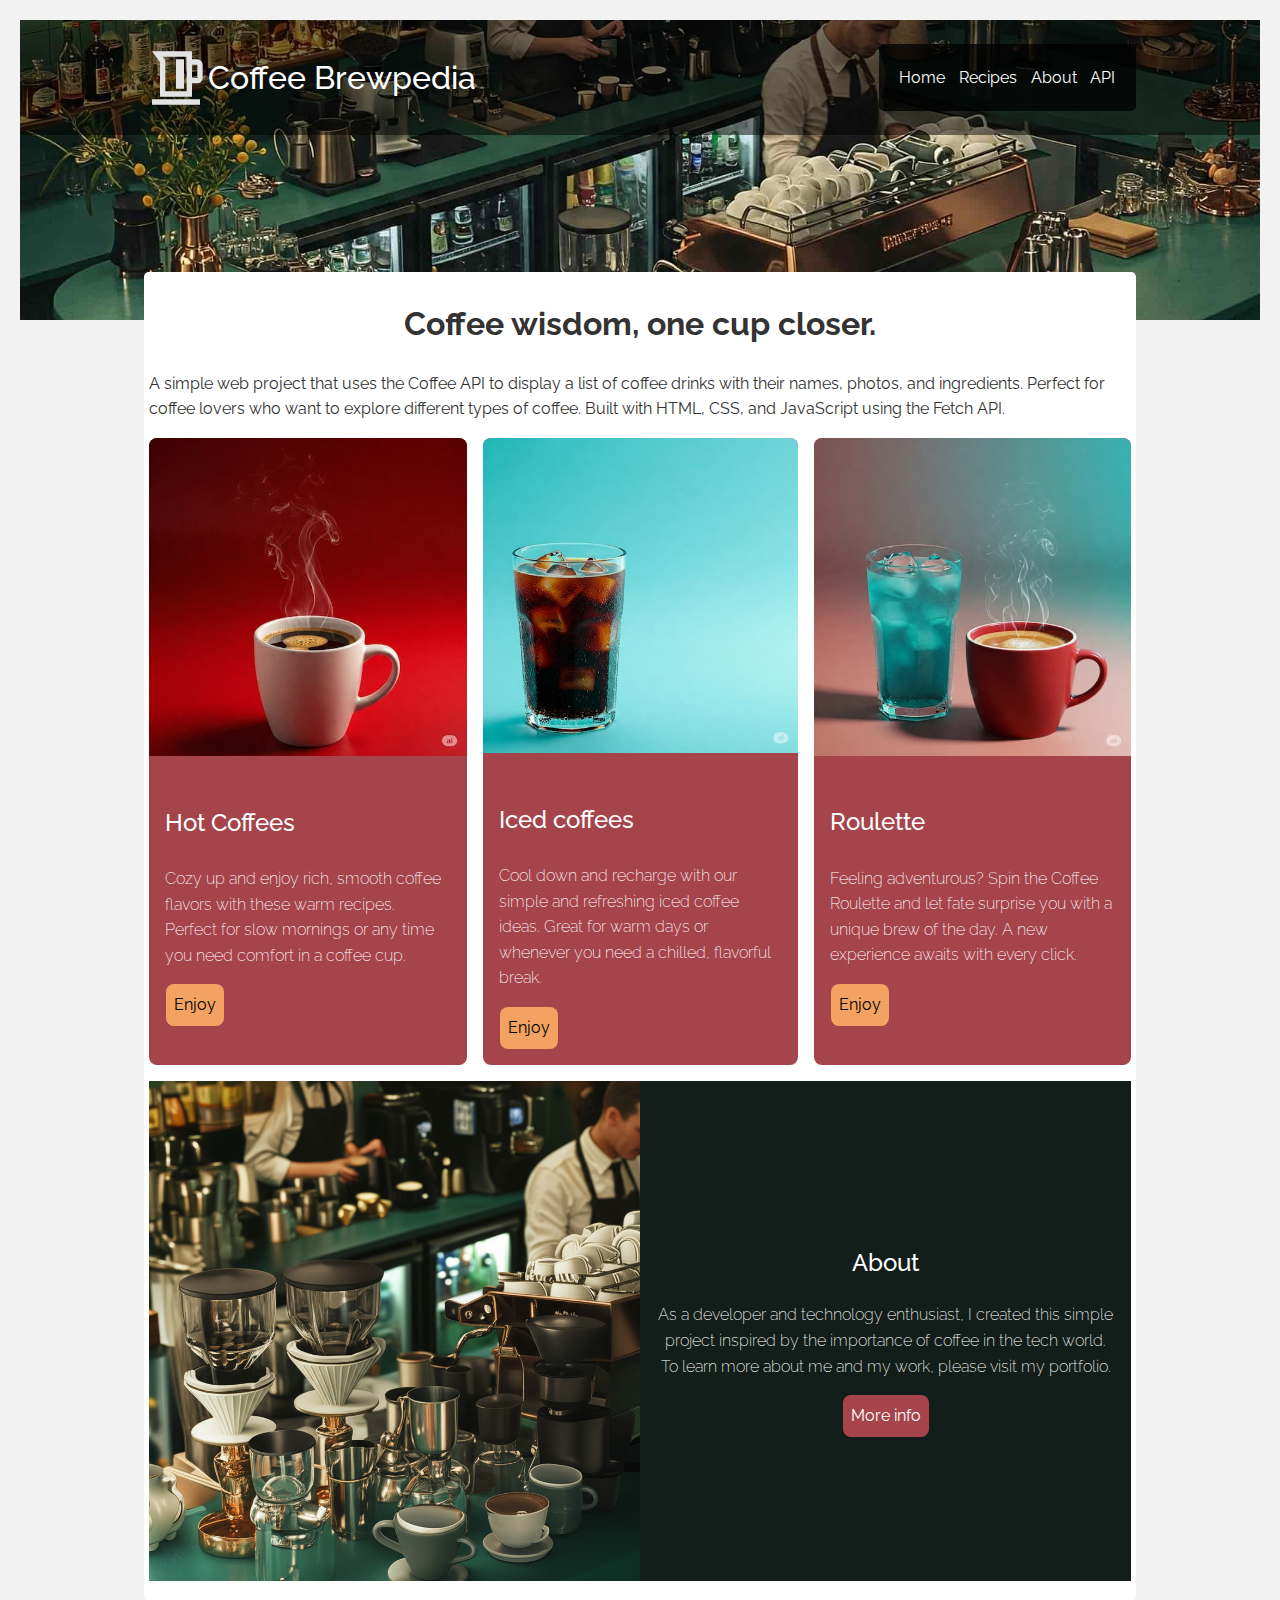
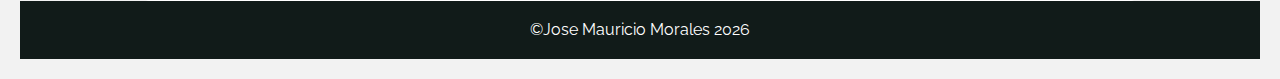
<file: index.html>
<!DOCTYPE html>
<html lang="en">
  <head>
    <meta charset="UTF-8" />
    <meta name="viewport" content="width=device-width, initial-scale=1.0" />
    <title>Mi Proyecto</title>
    <link rel="stylesheet" href="/css/normalize.css" />
    <link rel="preconnect" href="https://fonts.googleapis.com" />
    <link rel="preconnect" href="https://fonts.gstatic.com" crossorigin />
    <link
      href="https://fonts.googleapis.com/css2?family=Raleway:ital,wght@0,100..900;1,100..900&display=swap"
      rel="stylesheet"
    />
    <link rel="stylesheet" href="/css/index.css" />
  </head>
  <body>
    <header class="bg-header" id="bg-header">
      <div class="bg-navbar">
        <div class="container">
          <div class="navbar">
            <a href="/" class="navbar-brand"
              ><img src="images/logo6.svg" alt="" />
              Coffee Brewpedia
            </a>
            <nav class="navbar-nav">
              <a href="#bg-header" class="nav-link">Home</a>
              <a href="#recipes" class="nav-link">Recipes</a>
              <a href="#about" class="nav-link">About</a>
              <a href="https://sampleapis.com/api-list/coffee" class="nav-link"
                >API</a
              >
            </nav>
          </div>
        </div>
      </div>
    </header>

    <main class="container main" id="home">
      <h1 class="main-title">Coffee wisdom, one cup closer.</h1>
      <p>
        A simple web project that uses the Coffee API to display a list of
        coffee drinks with their names, photos, and ingredients. Perfect for
        coffee lovers who want to explore different types of coffee. Built with
        HTML, CSS, and JavaScript using the Fetch API.
      </p>
      <section class="apiCoffe" id="recipes">
        <article class="card">
          <img src="images/card-1.jpg" alt="" class="card-img" />
          <div class="card-body">
            <h5>Hot Coffees</h5>
            <p>
              Cozy up and enjoy rich, smooth coffee flavors with these warm
              recipes. Perfect for slow mornings or any time you need comfort in
              a coffee cup.
            </p>
            <a href="/hot.html" class="btn btn-dark">Enjoy</a>
          </div>
        </article>
        <article class="card">
          <img src="images/card-2.jpg" alt="" class="card-img" />
          <div class="card-body">
            <h5>Iced coffees</h5>
            <p>
              Cool down and recharge with our simple and refreshing iced coffee
              ideas. Great for warm days or whenever you need a chilled,
              flavorful break.
            </p>
            <a href="/iced.html" class="btn btn-dark">Enjoy</a>
          </div>
        </article>
        <article class="card">
          <img src="images/card-3.jpg" alt="" class="card-img" />
          <div class="card-body">
            <h5>Roulette</h5>
            <p>
              Feeling adventurous? Spin the Coffee Roulette and let fate
              surprise you with a unique brew of the day. A new experience
              awaits with every click.
            </p>
            <a href="" class="btn btn-dark" id="btnRoulette">Enjoy</a>
          </div>
        </article>
      </section>

      <section class="about" id="about">
        <div class="about-col-img"></div>
        <div class="about-col-text">
          <div class="about-body">
            <h2>About</h2>
            <p>
              As a developer and technology enthusiast, I created this simple
              project inspired by the importance of coffee in the tech world. To
              learn more about me and my work, please visit my portfolio.
            </p>
            <a
              href="https://moralesvalen.netlify.app/"
              target="_blanck"
              class="btn btn-danger"
              >More info</a
            >
          </div>
        </div>
      </section>
    </main>

    <script src="/js/index.js"></script>
  </body>
</html>
</file>
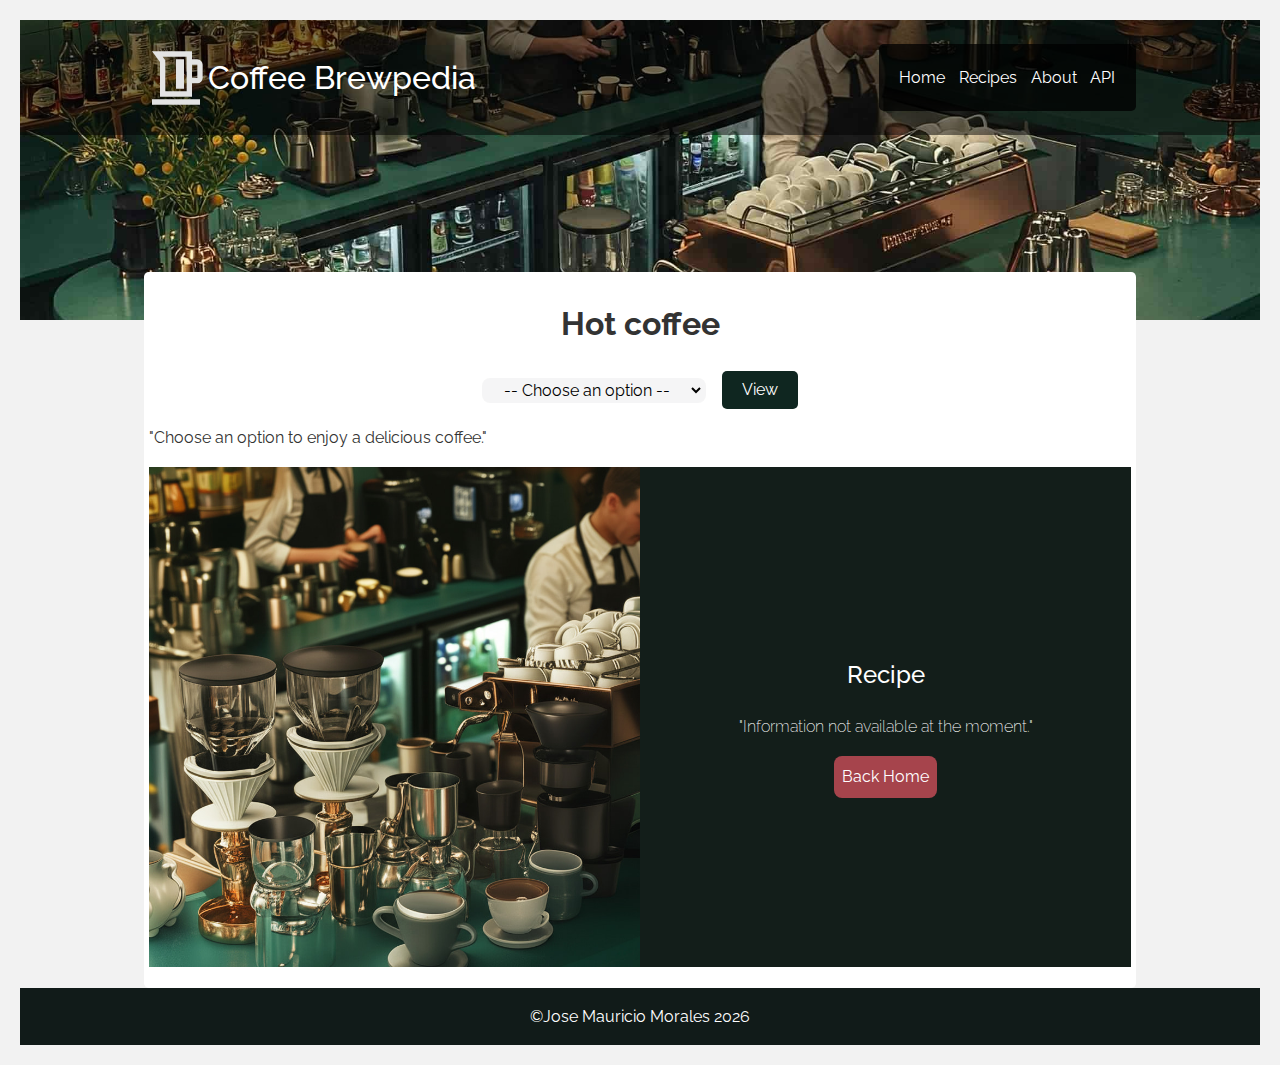
<file: hot.html>
<!DOCTYPE html>
<html lang="en">
  <head>
    <meta charset="UTF-8" />
    <meta name="viewport" content="width=device-width, initial-scale=1.0" />
    <title>Mi Proyecto</title>
    <link rel="stylesheet" href="/css/normalize.css" />
    <link rel="preconnect" href="https://fonts.googleapis.com" />
    <link rel="preconnect" href="https://fonts.gstatic.com" crossorigin />
    <link
      href="https://fonts.googleapis.com/css2?family=Raleway:ital,wght@0,100..900;1,100..900&display=swap"
      rel="stylesheet"
    />
    <link rel="stylesheet" href="/css/index.css" />
  </head>
  <body>
    <header class="bg-header">
      <div class="bg-navbar">
        <div class="container">
          <div class="navbar">
            <a href="/" class="navbar-brand"
              ><img src="images/logo6.svg" alt="" />
              Coffee Brewpedia
            </a>
            <nav class="navbar-nav">
              <a href="/index.html" class="nav-link">Home</a>
              <a href="/index.html#recipes" class="nav-link">Recipes</a>
              <a href="/index.html#about" class="nav-link">About</a>
              <a href="https://sampleapis.com/api-list/coffee" class="nav-link"
                >API</a
              >
            </nav>
          </div>
        </div>
      </div>
    </header>

    <main class="container main" id="home">
      <h1 class="main-title">Hot coffee</h1>
      <div class="optionRecipe">
        <select id="recipeSelect">
          <option value="">-- Choose an option --</option>
        </select>
        <button id="btnShowRecipe" disabled>View</button>
      </div>
      <p class="description">"Choose an option to enjoy a delicious coffee."</p>

      <section class="about" id="about">
        <div class="about-col-img"></div>
        <div class="about-col-text">
          <div class="about-body">
            <h2 class="recipeTitle">Recipe</h2>
            <p class="recipe">"Information not available at the moment."</p>
            <a href="/index.html" class="btn btn-danger">Back Home</a>
          </div>
        </div>
      </section>
    </main>

    <script src="/js/index.js"></script>
  </body>
</html>
</file>
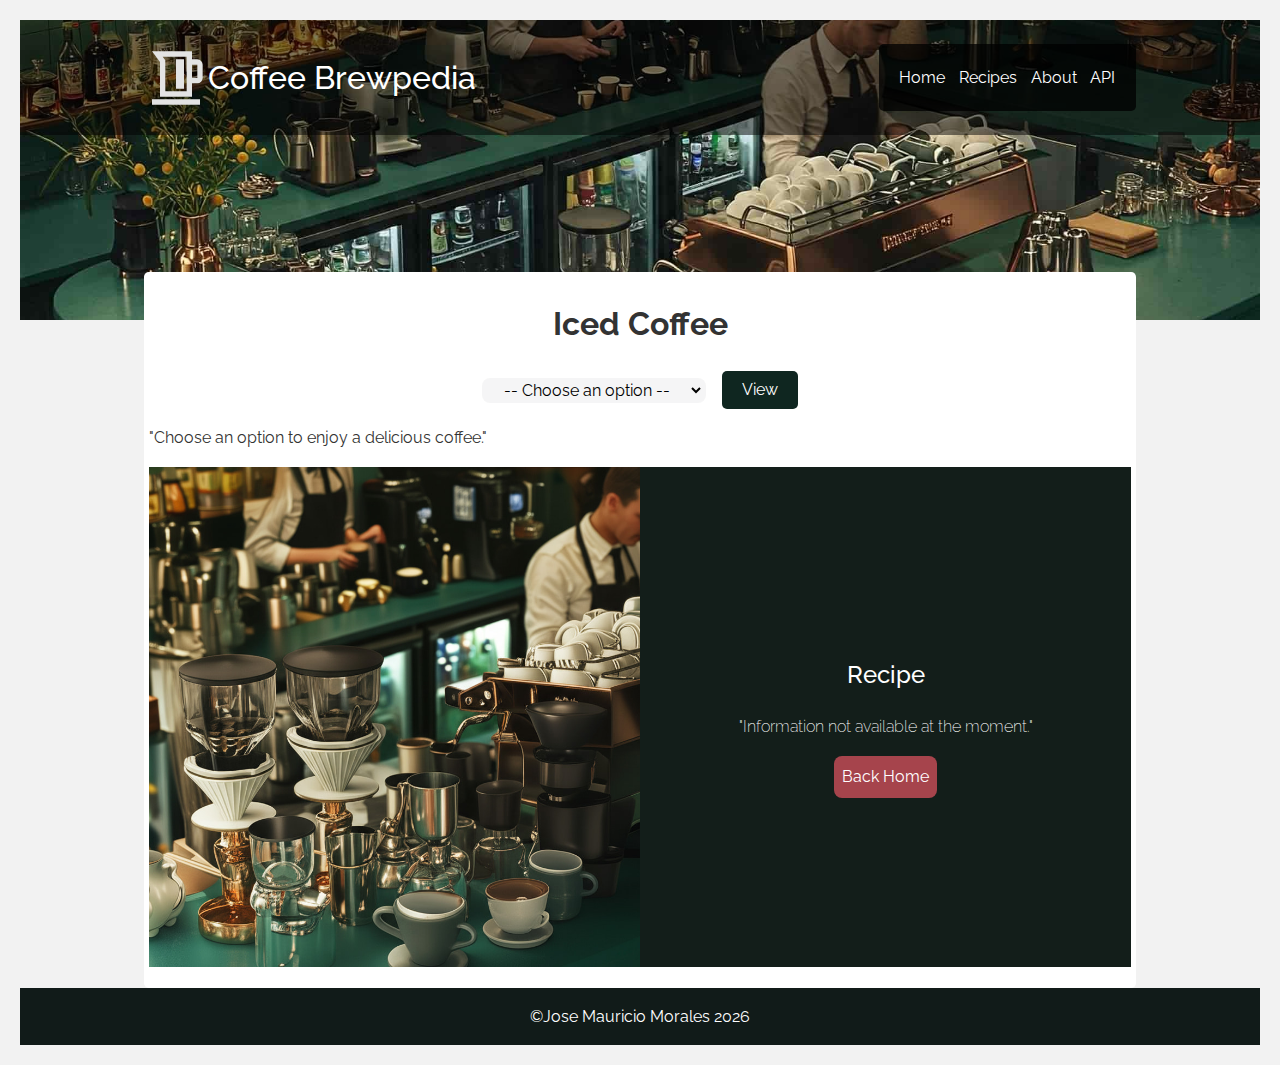
<file: iced.html>
<!DOCTYPE html>
<html lang="en">
  <head>
    <meta charset="UTF-8" />
    <meta name="viewport" content="width=device-width, initial-scale=1.0" />
    <title>Mi Proyecto</title>
    <link rel="stylesheet" href="/css/normalize.css" />
    <link rel="preconnect" href="https://fonts.googleapis.com" />
    <link rel="preconnect" href="https://fonts.gstatic.com" crossorigin />
    <link
      href="https://fonts.googleapis.com/css2?family=Raleway:ital,wght@0,100..900;1,100..900&display=swap"
      rel="stylesheet"
    />
    <link rel="stylesheet" href="/css/index.css" />
  </head>
  <body>
    <header class="bg-header">
      <div class="bg-navbar">
        <div class="container">
          <div class="navbar">
            <a href="/" class="navbar-brand"
              ><img src="images/logo6.svg" alt="" />
              Coffee Brewpedia
            </a>
            <nav class="navbar-nav">
              <a href="/index.html" class="nav-link">Home</a>
              <a href="/index.html#recipes" class="nav-link">Recipes</a>
              <a href="/index.html#about" class="nav-link">About</a>
              <a href="https://sampleapis.com/api-list/coffee" class="nav-link"
                >API</a
              >
            </nav>
          </div>
        </div>
      </div>
    </header>

    <main class="container main" id="home">
      <h1 class="main-title">Iced Coffee</h1>
      <div class="optionRecipe">
        <select id="recipeSelect">
          <option value="">-- Choose an option --</option>
        </select>
        <button id="btnShowRecipe" disabled>View</button>
      </div>
      <p class="description">"Choose an option to enjoy a delicious coffee."</p>

      <section class="about" id="about">
        <div class="about-col-img"></div>
        <div class="about-col-text">
          <div class="about-body">
            <h2 class="recipeTitle">Recipe</h2>
            <p class="recipe">"Information not available at the moment."</p>
            <a href="/index.html" class="btn btn-danger">Back Home</a>
          </div>
        </div>
      </section>
    </main>

    <script src="/js/index.js"></script>
  </body>
</html>
</file>
<file: css/index.css>
/*Box-sizing*/
html {
  box-sizing: border-box;
}
*,
*:before,
*:after {
  box-sizing: inherit;
}

body {
  font-family: "Raleway", sans-serif;
  background-color: #f2f2f2;
  color: #333;
  line-height: 1.6;
  padding: 20px;
}
/*Utilitarias*/

.container {
  width: 80%;
  max-width: 1200px;
  margin-right: auto;
  margin-left: auto;
}

.btn {
  display: inline-block;
  text-decoration: none;
  font-size: 1rem;
  padding: 0.5em;
  margin: 0 0.1em;
  border-radius: 0.5em;
}

.btn-primary {
  color: white;
  background-color: #0f2620;
}

.btn-secondary {
  color: white;
  background-color: #7ba69a;
}

.btn-danger {
  color: white;
  background-color: #a6444c;
  transition: background-color 0.4s ease;
}

.btn-danger:hover {
  color: white;
  background-color: #eb4b58;
}

.btn-ligth {
  color: black;
  background-color: #ddf2ce;
}

.btn-dark {
  color: black;
  background-color: #f4a261;
  transition: background-color 0.3s ease;
}

.btn-dark:hover {
  color: black;
  background-color: #fcd3a5;
}

.bg-header {
  background-image: url("/images/bg-bar.jpg");
  background-repeat: no-repeat;
  background-position: center;
  background-size: cover;
  height: 18.75em;
}

.bg-navbar {
  background-color: rgba(0, 0, 0, 0.5);
  padding: 1.5em 0;
}

.navbar-brand {
  display: flex;
  flex-direction: column;
  align-items: center;
  color: white;
  font-size: 2rem;
  text-decoration: none;
  font-weight: 500;
  margin-bottom: 1em;
}
.navbar {
  display: flex;
  flex-direction: column;
  align-items: center;
}

@media (min-width: 768px) {
  .navbar {
    flex-direction: row;
    justify-content: space-between;
  }
  .navbar-brand {
    flex-direction: row;
    margin-bottom: 0px;
  }

  .apiCoffe {
    display: flex;
    gap: 1em;
  }
}

.navbar-brand img {
  width: 2em;
}

.navbar-nav {
  background-color: rgba(0, 0, 0, 0.75);
  padding: 1em;
  border-radius: 0.3em;
}

.nav-link {
  display: inline-block;
  padding: 0.3em;
  text-decoration: none;
  color: white;
}

.nav-link:hover {
  background-color: white;
  color: black;
  border-radius: 0.5em;
}

.main {
  margin-top: -3em;
  background-color: white;
  padding: 0.3em;
  border-radius: 0.3em;
}

.main-title {
  text-align: center;
}

/*cards*/
.card {
  background-color: #a6444c;
  color: white;
  overflow: hidden;
  border-radius: 0.5em;
  margin-bottom: 1em;
}

.card-img {
  width: 100%;
}

.card-body {
  padding: 1em;
}

.card-body h5 {
  font-size: 1.5rem;
  margin: 1em 0;
  font-weight: 500;
}

.card-body p {
  font-weight: 200;
}

.about {
  display: flex;
  flex-direction: column;
  align-items: center;
  margin-bottom: 1em;
  background-color: #131e1a;
}

.about-col-img {
  background-image: url("/images/about.jpg");
  background-position: center;
  background-repeat: no-repeat;
  background-size: cover;
  height: 21.85em;
  width: 100%;
  order: 2;
}

.about-col-text {
  order: 1;
}

@media (min-width: 576px) {
  .about-col-img {
    height: 31.25em;
  }
}
@media (min-width: 768px) {
  .about {
    flex-direction: row;
  }
  .about-col-img {
    order: 1;
    flex: 1 1 0;
  }
  .about-col-text {
    order: 2;
    flex: 1 1 0;
  }
}

.about-body {
  padding: 1em;
  text-align: center;
  color: white;
}

.about-body h2 {
  font-weight: 500;
}

.about-body p {
  font-weight: 200;
}

.bg-footer {
  background-color: #111b19;
  color: white;
}

.bg-footer p {
  margin: 0;
  padding-top: 1em;
  padding-bottom: 1em;
  text-align: center;
}


#btnShowRecipe {
  background-color: #0f2620;
  color: white;
  font-size: 16px;
  padding: 10px 20px;
  border: none;
  border-radius: 5px;
  cursor: pointer;
  transition: background-color 0.3s ease;
}

#btnShowRecipe:hover {
  background-color: #194237;
}

.optionRecipe {
  display: flex;
  flex-direction: column;
  align-items: center;
  justify-content: center;
  gap: 1em;
  margin: 0.5em 0;
}

@media (min-width: 768px) {
  .optionRecipe {
    flex-direction: row;
  }
  #recipeSelect {
    width: 20rem;
  }
}

#recipeSelect {
  background-color: #05060f0a;
  border-radius: 0.5rem;
  padding: 0 1rem;
  border: 2px solid transparent;
  font-size: 1rem;
  width: 14em;
}

#recipeSelect:hover {
  outline: none;
  border-color: #d4d6e5;
}

#recipeSelect:hover {
  color: #0c101bc2;
}
</file>
